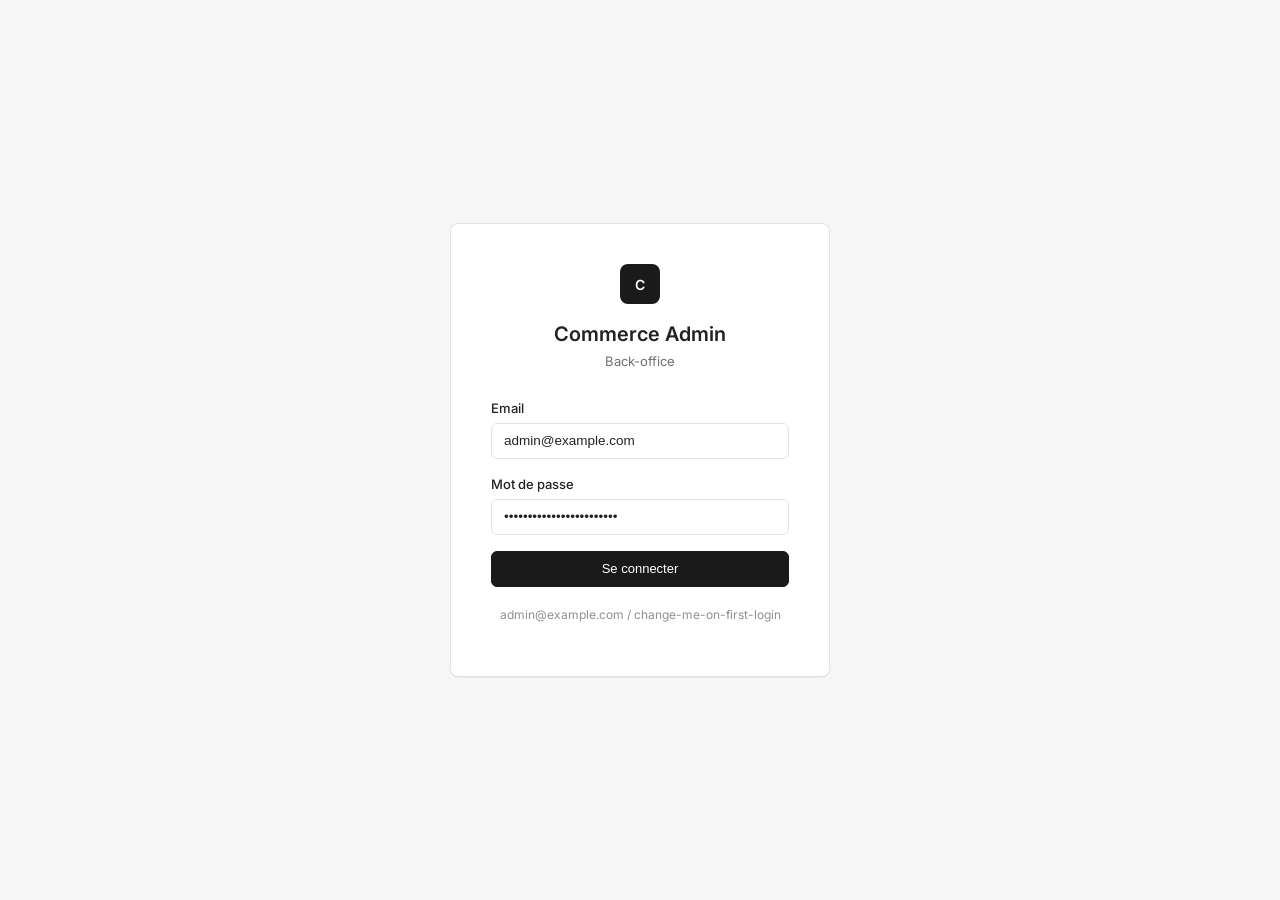
<file: add-product.html>
<!DOCTYPE html>
<html lang="fr">
<head>
  <meta charset="utf-8" />
  <title>Ajouter un produit · Commerce Admin</title>
  <link href="https://fonts.googleapis.com/css2?family=Inter:wght@400;500;600&display=swap" rel="stylesheet" />
  <link href="https://fonts.googleapis.com/css2?family=Material+Symbols+Outlined:opsz,wght,FILL,GRAD@20..48,100..700,0..1,-50..200" rel="stylesheet" />
  <link rel="stylesheet" href="premium.css" />
</head>
<body>
  <aside class="sidebar">
    <div class="sidebar-header">
      <div class="logo">C</div>
      <div><div class="sidebar-title">Commerce</div><div class="sidebar-subtitle">Admin</div></div>
    </div>
    <nav class="nav">
      <div class="nav-section">
        <div class="nav-label">Produits</div>
        <a href="products.html" class="nav-item"><span class="material-symbols-outlined icon">inventory_2</span> Liste des produits</a>
        <a href="add-product.html" class="nav-item active"><span class="material-symbols-outlined icon">add_circle</span> Ajouter un produit</a>
        <a href="categories.html" class="nav-item"><span class="material-symbols-outlined icon">category</span> Catégories</a>
        <a href="brands.html" class="nav-item"><span class="material-symbols-outlined icon">verified</span> Marques</a>
      </div>
      <div class="nav-section">
        <div class="nav-label">Commandes</div>
        <a href="orders.html" class="nav-item"><span class="material-symbols-outlined icon">receipt_long</span> Commandes</a>
        <a href="verification.html" class="nav-item"><span class="material-symbols-outlined icon">credit_score</span> Vérification paiements</a>
      </div>
      <div class="nav-section">
        <div class="nav-label">Paramètres</div>
        <a href="settings.html" class="nav-item"><span class="material-symbols-outlined icon">storefront</span> Paramètres boutique</a>
      </div>
    </nav>
  </aside>
  <div class="main">
    <header class="header">
      <div id="storeName" style="font-weight:500;">Marketplace</div>
      <button class="btn" onclick="AdminAPI.logout()">Déconnexion</button>
    </header>
    <div class="content content-center">
      <div class="page-header">
        <div>
          <h1 class="page-title">Ajouter un produit</h1>
          <div class="page-subtitle" id="hint">Champs alignés sur le backend (catégorie, marque, promo, variantes).</div>
        </div>
      </div>
      <form id="productForm" class="card" style="padding:24px;">
        <div class="mb-4">
          <label>Nom du produit</label>
          <input name="name" id="name" class="input" required />
        </div>
        <div class="mb-4">
          <label>Slug (URL)</label>
          <input name="slug" id="slug" class="input" required />
        </div>
        <div style="display:grid;grid-template-columns:1fr 1fr;gap:16px;" class="mb-4">
          <div>
            <label>Catégorie</label>
            <select name="category_id" id="categorySelect" class="input" required></select>
          </div>
          <div>
            <label>Marque (optionnel)</label>
            <select name="brand_id" id="brandSelect" class="input">
              <option value="">— Aucune —</option>
            </select>
          </div>
        </div>
        <div class="mb-4">
          <label>Description</label>
          <textarea name="description" class="input" rows="3" style="resize:vertical;"></textarea>
        </div>
        <div class="mb-4">
          <label>Images — upload ou liens</label>
          <input type="file" name="images[]" id="images" class="input" accept="image/*" multiple />
          <p style="font-size:12px;color:#666;margin-top:4px;">Uploadez des fichiers (JPG, PNG, max 5 Mo chacun). La première image devient principale.</p>
          <textarea name="image_urls" id="image_urls" class="input" rows="2" style="resize:vertical;margin-top:8px;" placeholder="Ou collez des liens, un par ligne&#10;https://exemple.com/image.jpg"></textarea>
          <p style="font-size:12px;color:#666;margin-top:4px;">Vous pouvez utiliser l’upload, les liens, ou les deux.</p>
        </div>
        <div class="mb-4">
          <label>Lien produit externe (optionnel)</label>
          <input name="external_url" id="external_url" class="input" type="url" placeholder="https://..." />
        </div>
        <div class="mb-4">
          <label style="display:flex;align-items:center;gap:8px;cursor:pointer;">
            <input type="checkbox" name="is_promo" id="is_promo" />
            En promotion
          </label>
        </div>

        <h3 style="margin:16px 0 8px;font-size:14px;">Variantes (au moins une)</h3>
        <div id="variants">
          <div class="variant-row" style="display:grid;grid-template-columns:1.2fr 1fr 100px 100px 80px;gap:8px;margin-bottom:8px;align-items:end;">
            <div>
              <label>SKU</label>
              <input class="input" name="variants[0][sku]" required />
            </div>
            <div>
              <label>Nom variante</label>
              <input class="input" name="variants[0][variant_name]" placeholder="ex. Standard" />
            </div>
            <div>
              <label>Prix</label>
              <input class="input" type="number" step="0.01" name="variants[0][price]" required />
            </div>
            <div>
              <label>Prix barré</label>
              <input class="input" type="number" step="0.01" name="variants[0][compare_at_price]" />
            </div>
            <div>
              <label>Stock</label>
              <input class="input" type="number" name="variants[0][quantity]" value="0" />
            </div>
          </div>
        </div>
        <button type="button" class="btn" id="addVariant" style="margin-bottom:16px;">+ Variante</button>

        <div class="mb-6">
          <div style="font-weight:600;margin-bottom:8px;">Caractéristiques</div>
          <div id="attributes" class="text-secondary" style="font-size:13px;">Chargement...</div>
        </div>
        <div class="flex gap-2" style="padding-top:8px;">
          <a href="products.html" class="btn">Annuler</a>
          <button type="submit" class="btn btn-primary">Enregistrer (brouillon)</button>
        </div>
        <p id="error" style="color:#c00;margin-top:12px;display:none;"></p>
      </form>
    </div>
  </div>
  <script src="scripts/api.js"></script>
  <script src="scripts/app.js"></script>
  <script src="scripts/add-product.js"></script>
</body>
</html>
</file>
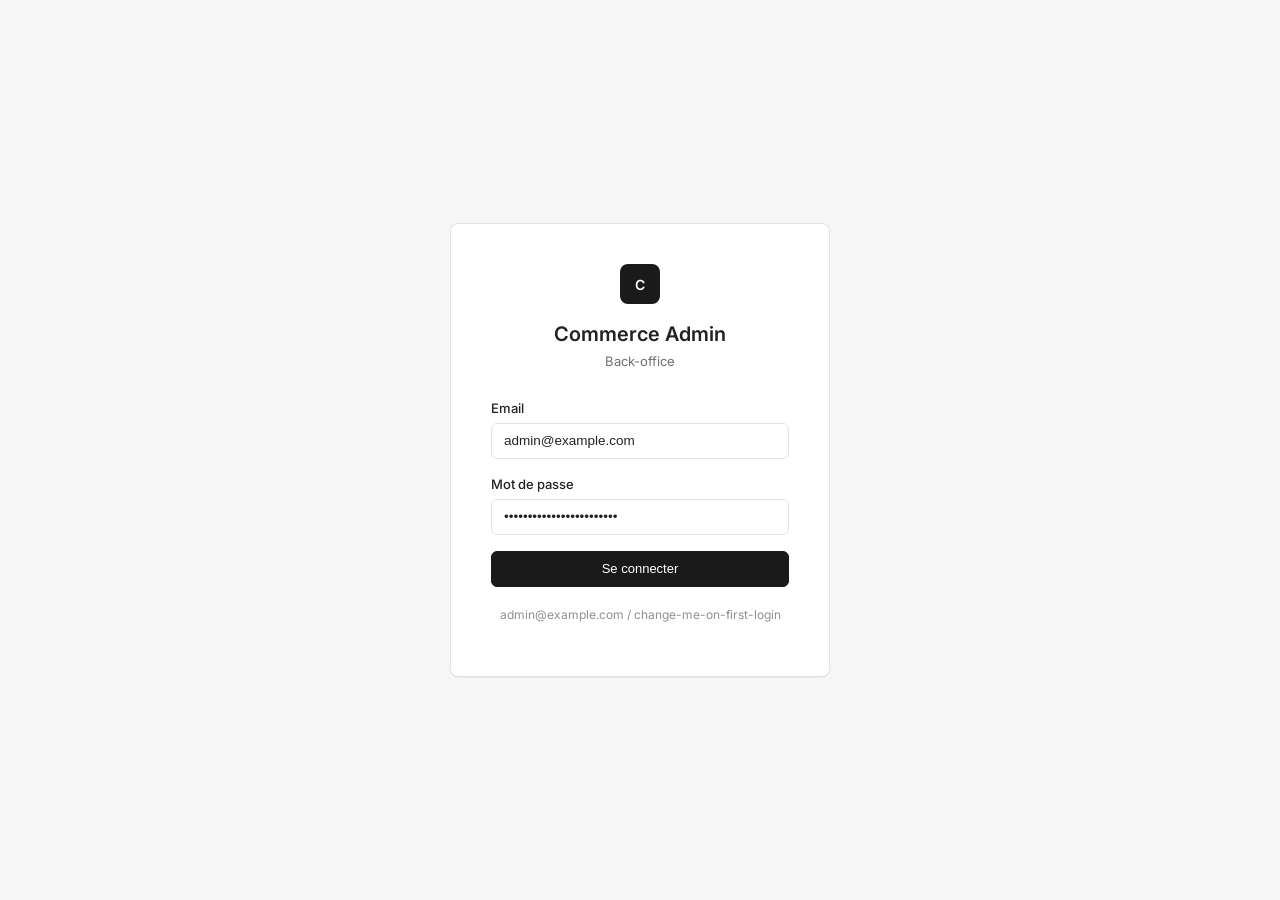
<file: attributes.html>
<!DOCTYPE html>
<html lang="fr">
<head>
  <meta charset="utf-8" />
  <title>Caractéristiques · Commerce Admin</title>
  <link href="https://fonts.googleapis.com/css2?family=Inter:wght@400;500;600&display=swap" rel="stylesheet" />
  <link href="https://fonts.googleapis.com/css2?family=Material+Symbols+Outlined:opsz,wght,FILL,GRAD@20..48,100..700,0..1,-50..200" rel="stylesheet" />
  <link rel="stylesheet" href="premium.css" />
</head>
<body>
  <aside class="sidebar">
    <div class="sidebar-header">
      <div class="logo">C</div>
      <div><div class="sidebar-title">Commerce</div><div class="sidebar-subtitle">Admin</div></div>
    </div>
    <nav class="nav">
      <div class="nav-section">
        <div class="nav-label">Produits</div>
        <a href="products.html" class="nav-item"><span class="material-symbols-outlined icon">inventory_2</span> Liste des produits</a>
        <a href="add-product.html" class="nav-item"><span class="material-symbols-outlined icon">add_circle</span> Ajouter un produit</a>
        <a href="attributes.html" class="nav-item active"><span class="material-symbols-outlined icon">tune</span> Caractéristiques</a>
        <a href="categories.html" class="nav-item"><span class="material-symbols-outlined icon">category</span> Catégories</a>
        <a href="brands.html" class="nav-item"><span class="material-symbols-outlined icon">verified</span> Marques</a>
      </div>
    </nav>
  </aside>
  <div class="main">
    <header class="header">
      <div id="storeName" style="font-weight:500;">Marketplace</div>
      <button class="btn" onclick="AdminAPI.logout()">Déconnexion</button>
    </header>
    <div class="content" style="padding:28px 32px 80px;">
      <div class="page-header">
        <div>
          <h1 class="page-title">Caractéristiques</h1>
          <div class="page-subtitle">Définissez les specs qui apparaissent sur la fiche produit</div>
        </div>
        <button class="btn btn-primary" onclick="openForm()">Nouvelle caractéristique</button>
      </div>

      <div class="card" id="formCard" style="display:none;padding:20px;margin-bottom:16px;max-width:640px;">
        <form id="attrForm">
          <div style="display:grid;grid-template-columns:1fr 1fr;gap:12px;" class="mb-4">
            <div>
              <label>Code</label>
              <input name="code" id="attrCode" class="input" required placeholder="puissance" />
            </div>
            <div>
              <label>Libellé</label>
              <input name="label" id="attrLabel" class="input" required placeholder="Puissance" />
            </div>
          </div>
          <div class="mb-4">
            <label>Type</label>
            <select name="data_type" class="input">
              <option value="text">Texte</option>
              <option value="integer">Nombre entier</option>
              <option value="decimal">Décimal</option>
              <option value="boolean">Oui/Non</option>
            </select>
          </div>
          <label style="display:flex;align-items:center;gap:8px;margin-bottom:12px;">
            <input type="checkbox" name="is_filterable" /> Filtrable en boutique
          </label>
          <div class="flex gap-2">
            <button type="button" class="btn" onclick="closeForm()">Annuler</button>
            <button type="submit" class="btn btn-primary">Enregistrer</button>
          </div>
          <p id="formError" style="color:#c00;margin-top:8px;display:none;"></p>
        </form>
      </div>

      <div class="card" style="max-width:880px;">
        <table>
          <thead>
            <tr><th>Libellé</th><th>Code</th><th>Type</th><th>Filtrable</th></tr>
          </thead>
          <tbody id="list"></tbody>
        </table>
      </div>
    </div>
  </div>
  <script src="scripts/api.js"></script>
  <script src="scripts/app.js"></script>
  <script src="scripts/attributes.js"></script>
</body>
</html>
</file>
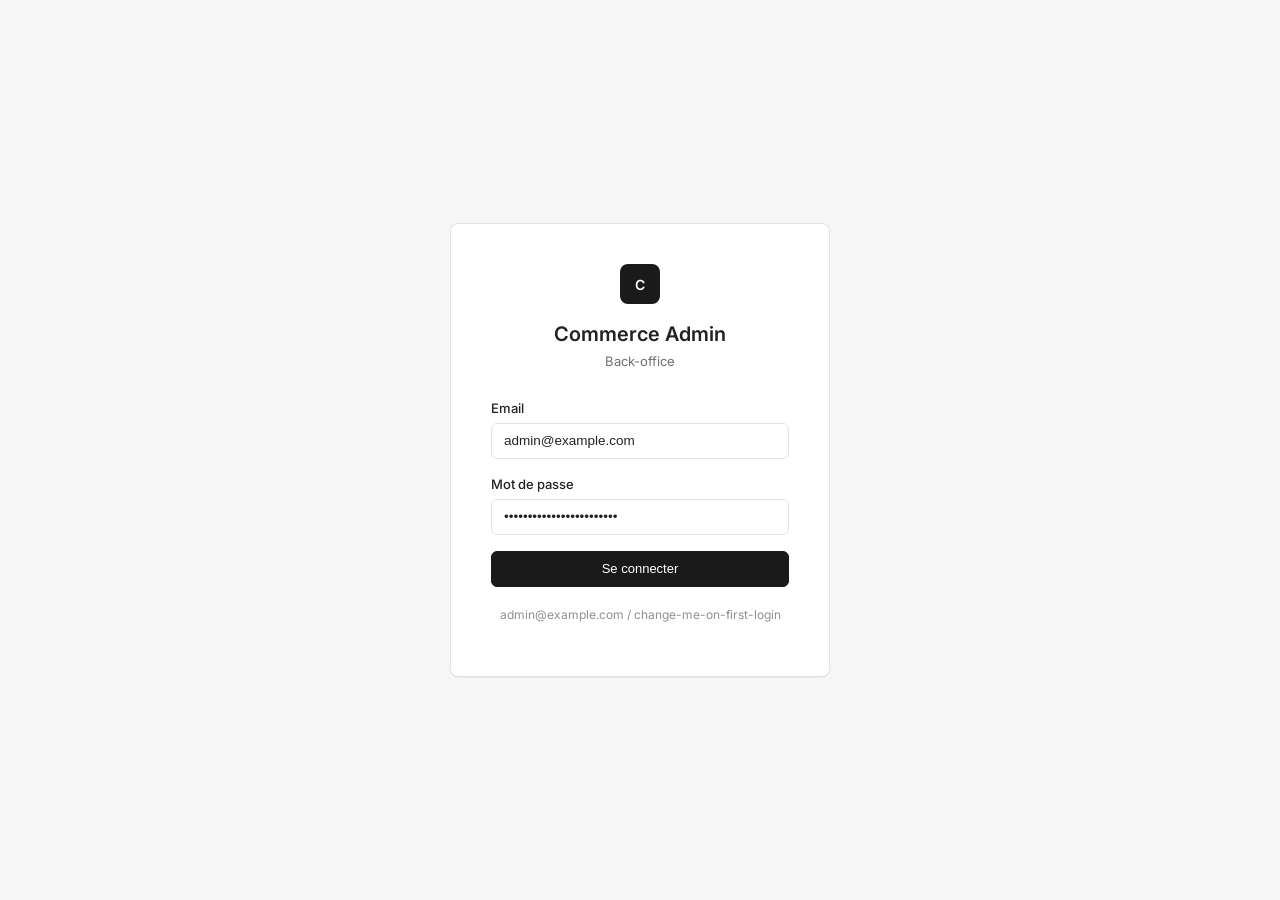
<file: brands.html>
<!DOCTYPE html>
<html lang="fr">
<head>
  <meta charset="utf-8" />
  <title>Marques · Commerce Admin</title>
  <link href="https://fonts.googleapis.com/css2?family=Inter:wght@400;500;600&display=swap" rel="stylesheet" />
  <link href="https://fonts.googleapis.com/css2?family=Material+Symbols+Outlined:opsz,wght,FILL,GRAD@20..48,100..700,0..1,-50..200" rel="stylesheet" />
  <link rel="stylesheet" href="premium.css" />
</head>
<body>
  <aside class="sidebar">
    <div class="sidebar-header">
      <div class="logo">C</div>
      <div><div class="sidebar-title">Commerce</div><div class="sidebar-subtitle">Admin</div></div>
    </div>
    <nav class="nav">
      <div class="nav-section">
        <div class="nav-label">Produits</div>
        <a href="products.html" class="nav-item"><span class="material-symbols-outlined icon">inventory_2</span> Liste des produits</a>
        <a href="add-product.html" class="nav-item"><span class="material-symbols-outlined icon">add_circle</span> Ajouter un produit</a>
        <a href="categories.html" class="nav-item"><span class="material-symbols-outlined icon">category</span> Catégories</a>
        <a href="brands.html" class="nav-item active"><span class="material-symbols-outlined icon">verified</span> Marques</a>
      </div>
      <div class="nav-section">
        <div class="nav-label">Commandes</div>
        <a href="orders.html" class="nav-item"><span class="material-symbols-outlined icon">receipt_long</span> Commandes</a>
        <a href="verification.html" class="nav-item"><span class="material-symbols-outlined icon">credit_score</span> Vérification paiements</a>
      </div>
    </nav>
  </aside>
  <div class="main">
    <header class="header">
      <div id="storeName" style="font-weight:500;">Marketplace</div>
      <button class="btn" onclick="AdminAPI.logout()">Déconnexion</button>
    </header>
    <div class="content content-center">
      <div class="page-header">
        <div>
          <h1 class="page-title">Marques</h1>
          <div class="page-subtitle" id="count">0 marques</div>
        </div>
        <button class="btn btn-primary" onclick="openForm()">Nouvelle marque</button>
      </div>

      <div class="card" id="formCard" style="display:none;padding:20px;margin-bottom:16px;">
        <form id="brandForm">
          <div style="display:grid;grid-template-columns:1fr 1fr;gap:12px;" class="mb-4">
            <div>
              <label>Nom</label>
              <input name="name" id="brandName" class="input" required />
            </div>
            <div>
              <label>Slug</label>
              <input name="slug" id="brandSlug" class="input" required />
            </div>
          </div>
          <label style="display:flex;align-items:center;gap:8px;margin-bottom:12px;">
            <input type="checkbox" name="is_active" checked /> Active
          </label>
          <div class="flex gap-2">
            <button type="button" class="btn" onclick="closeForm()">Annuler</button>
            <button type="submit" class="btn btn-primary">Enregistrer</button>
          </div>
          <p id="formError" style="color:#c00;margin-top:8px;display:none;"></p>
        </form>
      </div>

      <div class="card">
        <table>
          <thead>
            <tr>
              <th>Nom</th>
              <th>Slug</th>
              <th>Statut</th>
              <th style="width:100px;"></th>
            </tr>
          </thead>
          <tbody id="list"></tbody>
        </table>
      </div>
    </div>
  </div>
  <script src="scripts/api.js"></script>
  <script src="scripts/app.js"></script>
  <script src="scripts/brands.js"></script>
</body>
</html>
</file>
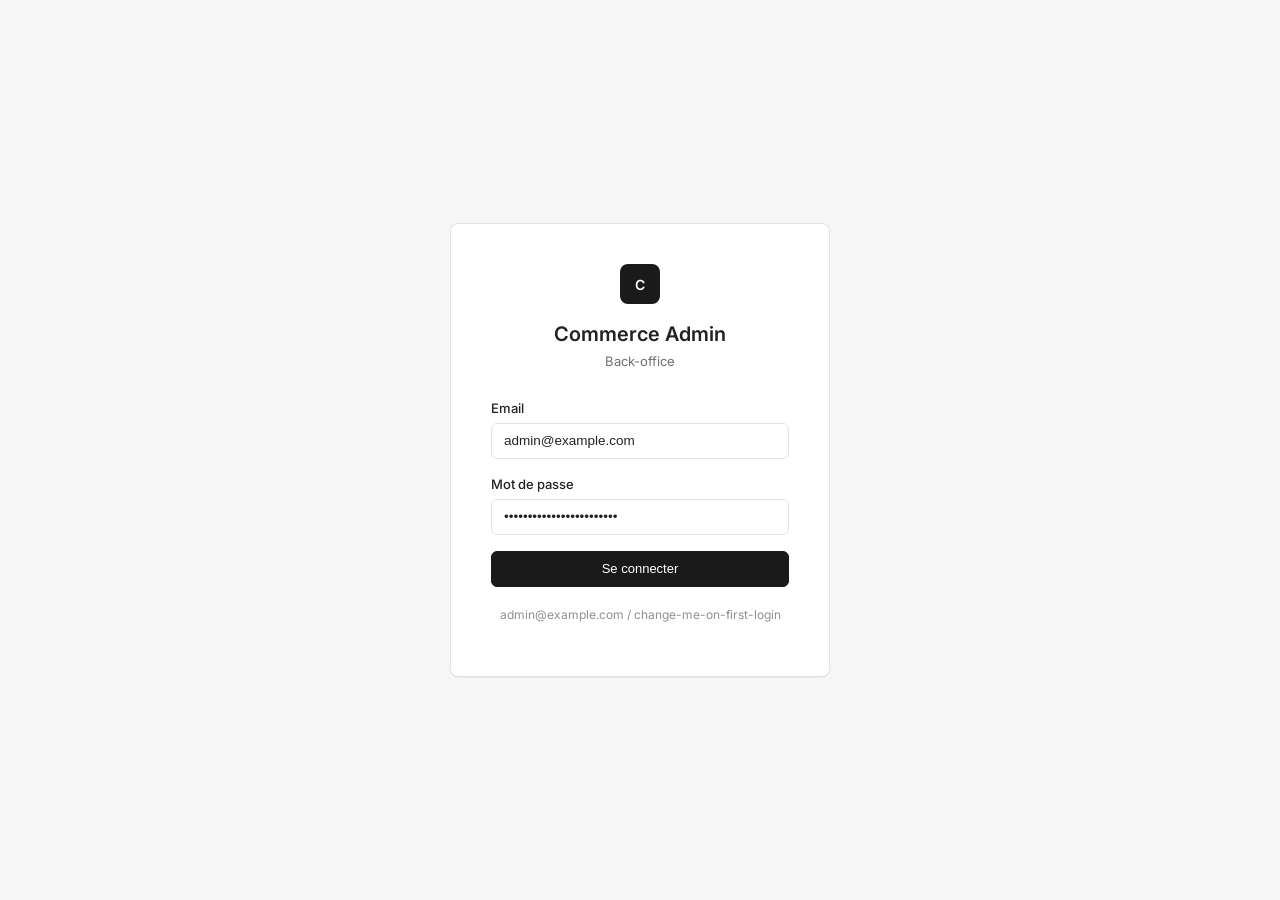
<file: categories.html>
<!DOCTYPE html>
<html lang="fr">
<head>
  <meta charset="utf-8" />
  <title>Catégories · Commerce Admin</title>
  <link href="https://fonts.googleapis.com/css2?family=Inter:wght@400;500;600&display=swap" rel="stylesheet" />
  <link href="https://fonts.googleapis.com/css2?family=Material+Symbols+Outlined:opsz,wght,FILL,GRAD@20..48,100..700,0..1,-50..200" rel="stylesheet" />
  <link rel="stylesheet" href="premium.css" />
</head>
<body>
  <aside class="sidebar">
    <div class="sidebar-header">
      <div class="logo">C</div>
      <div><div class="sidebar-title">Commerce</div><div class="sidebar-subtitle">Admin</div></div>
    </div>
    <nav class="nav">
      <div class="nav-section">
        <div class="nav-label">Produits</div>
        <a href="products.html" class="nav-item"><span class="material-symbols-outlined icon">inventory_2</span> Liste des produits</a>
        <a href="add-product.html" class="nav-item"><span class="material-symbols-outlined icon">add_circle</span> Ajouter un produit</a>
        <a href="categories.html" class="nav-item active"><span class="material-symbols-outlined icon">category</span> Catégories</a>
        <a href="brands.html" class="nav-item"><span class="material-symbols-outlined icon">verified</span> Marques</a>
      </div>
      <div class="nav-section">
        <div class="nav-label">Commandes</div>
        <a href="orders.html" class="nav-item"><span class="material-symbols-outlined icon">receipt_long</span> Commandes</a>
        <a href="verification.html" class="nav-item"><span class="material-symbols-outlined icon">credit_score</span> Vérification paiements</a>
      </div>
    </nav>
  </aside>
  <div class="main">
    <header class="header">
      <div id="storeName" style="font-weight:500;">Marketplace</div>
      <button class="btn" onclick="AdminAPI.logout()">Déconnexion</button>
    </header>
    <div class="content content-center">
      <div class="page-header">
        <div>
          <h1 class="page-title">Catégories</h1>
          <div class="page-subtitle" id="count">0 catégories</div>
        </div>
        <button class="btn btn-primary" onclick="openForm()">Nouvelle catégorie</button>
      </div>

      <div class="card" id="formCard" style="display:none;padding:20px;margin-bottom:16px;">
        <form id="catForm">
          <div style="display:grid;grid-template-columns:1fr 1fr;gap:12px;" class="mb-4">
            <div>
              <label>Nom</label>
              <input name="name" id="catName" class="input" required />
            </div>
            <div>
              <label>Slug</label>
              <input name="slug" id="catSlug" class="input" required />
            </div>
          </div>
          <div class="mb-4">
            <label>Catégorie parente (optionnel)</label>
            <select name="parent_id" id="parentSelect" class="input">
              <option value="">— Aucune —</option>
            </select>
          </div>
          <div class="mb-4">
            <label>Description</label>
            <textarea name="description" class="input" rows="2"></textarea>
          </div>
          <label style="display:flex;align-items:center;gap:8px;margin-bottom:12px;">
            <input type="checkbox" name="is_active" checked /> Active
          </label>
          <div class="flex gap-2">
            <button type="button" class="btn" onclick="closeForm()">Annuler</button>
            <button type="submit" class="btn btn-primary">Enregistrer</button>
          </div>
          <p id="formError" style="color:#c00;margin-top:8px;display:none;"></p>
        </form>
      </div>

      <div class="card">
        <table>
          <thead>
            <tr>
              <th>Nom</th>
              <th>Slug</th>
              <th>Parente</th>
              <th>Statut</th>
              <th style="width:100px;"></th>
            </tr>
          </thead>
          <tbody id="list"></tbody>
        </table>
      </div>
    </div>
  </div>
  <script src="scripts/api.js"></script>
  <script src="scripts/app.js"></script>
  <script src="scripts/categories.js"></script>
</body>
</html>
</file>
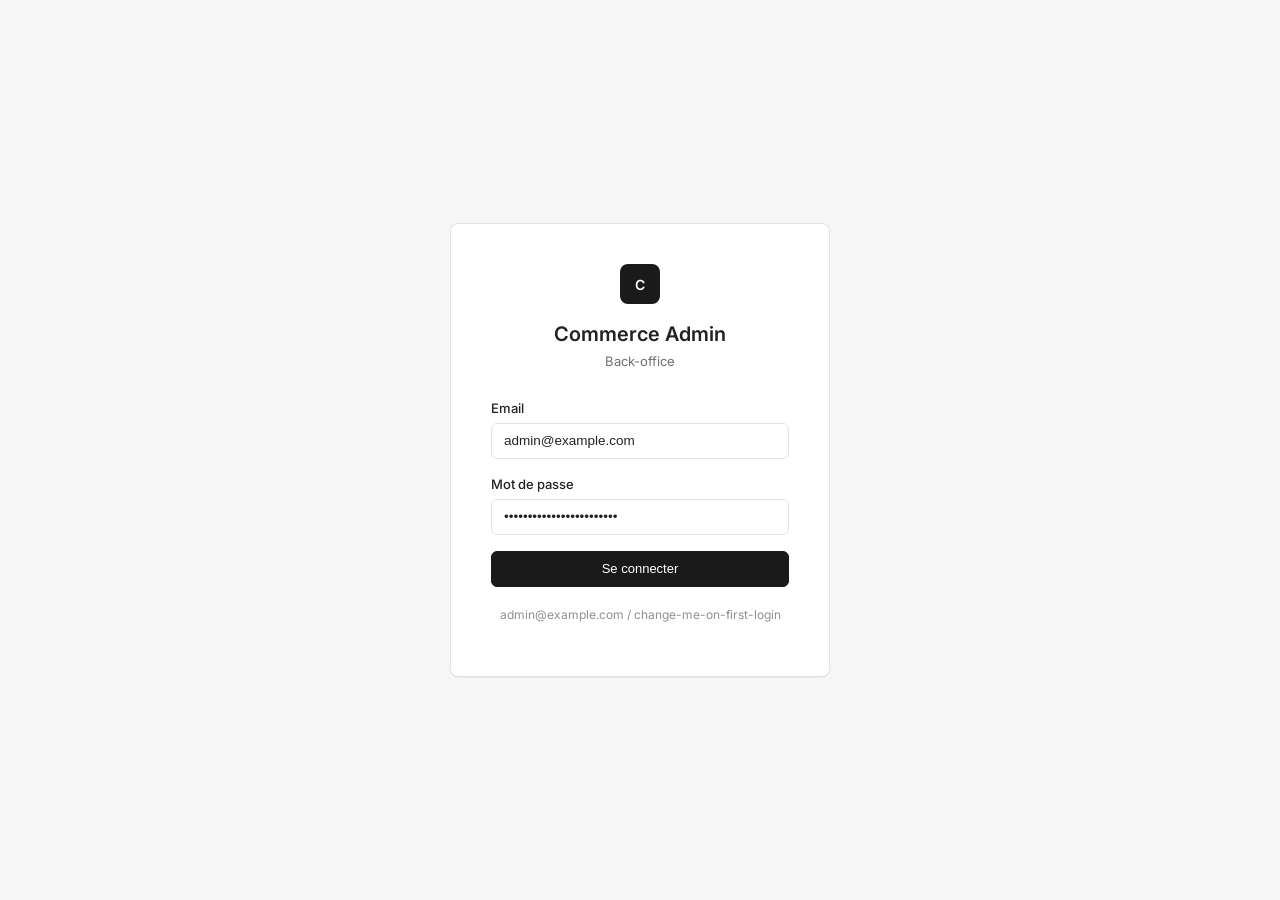
<file: import.html>
<!DOCTYPE html>
<html lang="fr">
<head>
  <meta charset="utf-8" />
  <title>Import produits · Commerce Admin</title>
  <link href="https://fonts.googleapis.com/css2?family=Inter:wght@400;500;600&display=swap" rel="stylesheet" />
  <link href="https://fonts.googleapis.com/css2?family=Material+Symbols+Outlined:opsz,wght,FILL,GRAD@20..48,100..700,0..1,-50..200" rel="stylesheet" />
  <link rel="stylesheet" href="premium.css" />
</head>
<body>
  <aside class="sidebar">
    <div class="sidebar-header">
      <div class="logo">C</div>
      <div><div class="sidebar-title">Commerce</div><div class="sidebar-subtitle">Admin</div></div>
    </div>
    <nav class="nav">
      <div class="nav-section">
        <div class="nav-label">Produits</div>
        <a href="products.html" class="nav-item"><span class="material-symbols-outlined icon">inventory_2</span> Liste des produits</a>
        <a href="add-product.html" class="nav-item"><span class="material-symbols-outlined icon">add_circle</span> Ajouter un produit</a>
        <a href="import.html" class="nav-item active"><span class="material-symbols-outlined icon">upload_file</span> Importer</a>
        <a href="categories.html" class="nav-item"><span class="material-symbols-outlined icon">category</span> Catégories</a>
        <a href="brands.html" class="nav-item"><span class="material-symbols-outlined icon">verified</span> Marques</a>
      </div>
    </nav>
  </aside>
  <div class="main">
    <header class="header">
      <div id="storeName" style="font-weight:500;">Marketplace</div>
      <button class="btn" onclick="AdminAPI.logout()">Déconnexion</button>
    </header>
    <div class="content content-center">
      <div class="page-header">
        <div>
          <h1 class="page-title">Importer des produits</h1>
          <div class="page-subtitle">Téléchargez le modèle, remplissez-le, puis importez.</div>
        </div>
      </div>

      <div class="card" style="padding:20px;margin-bottom:16px;">
        <div style="font-weight:600;margin-bottom:12px;">1. Télécharger le modèle</div>
        <button class="btn" onclick="downloadTemplate()">Télécharger le CSV modèle</button>
      </div>

      <div class="card" style="padding:20px;margin-bottom:16px;">
        <div style="font-weight:600;margin-bottom:12px;">2. Importer un fichier</div>
        <form id="importForm">
          <div class="mb-4">
            <label>Fichier CSV / XLSX</label>
            <input type="file" name="data_file" accept=".csv,.txt,.xlsx" class="input" required />
          </div>
          <div class="mb-4">
            <label>Archive images (ZIP, optionnel)</label>
            <input type="file" name="image_archive" accept=".zip" class="input" />
          </div>
          <button type="submit" class="btn btn-primary">Lancer l'import</button>
        </form>
        <p id="msg" style="margin-top:12px;font-size:13px;display:none;"></p>
      </div>

      <div class="card" id="jobCard" style="display:none;padding:20px;">
        <div style="font-weight:600;margin-bottom:12px;">3. Statut</div>
        <div id="jobInfo" style="font-size:13.5px;line-height:1.7;"></div>
        <button class="btn btn-primary" id="btnConfirm" style="margin-top:12px;display:none;">Confirmer l'import</button>
      </div>
    </div>
  </div>
  <script src="scripts/api.js"></script>
  <script src="scripts/app.js"></script>
  <script src="scripts/import.js"></script>
</body>
</html>
</file>
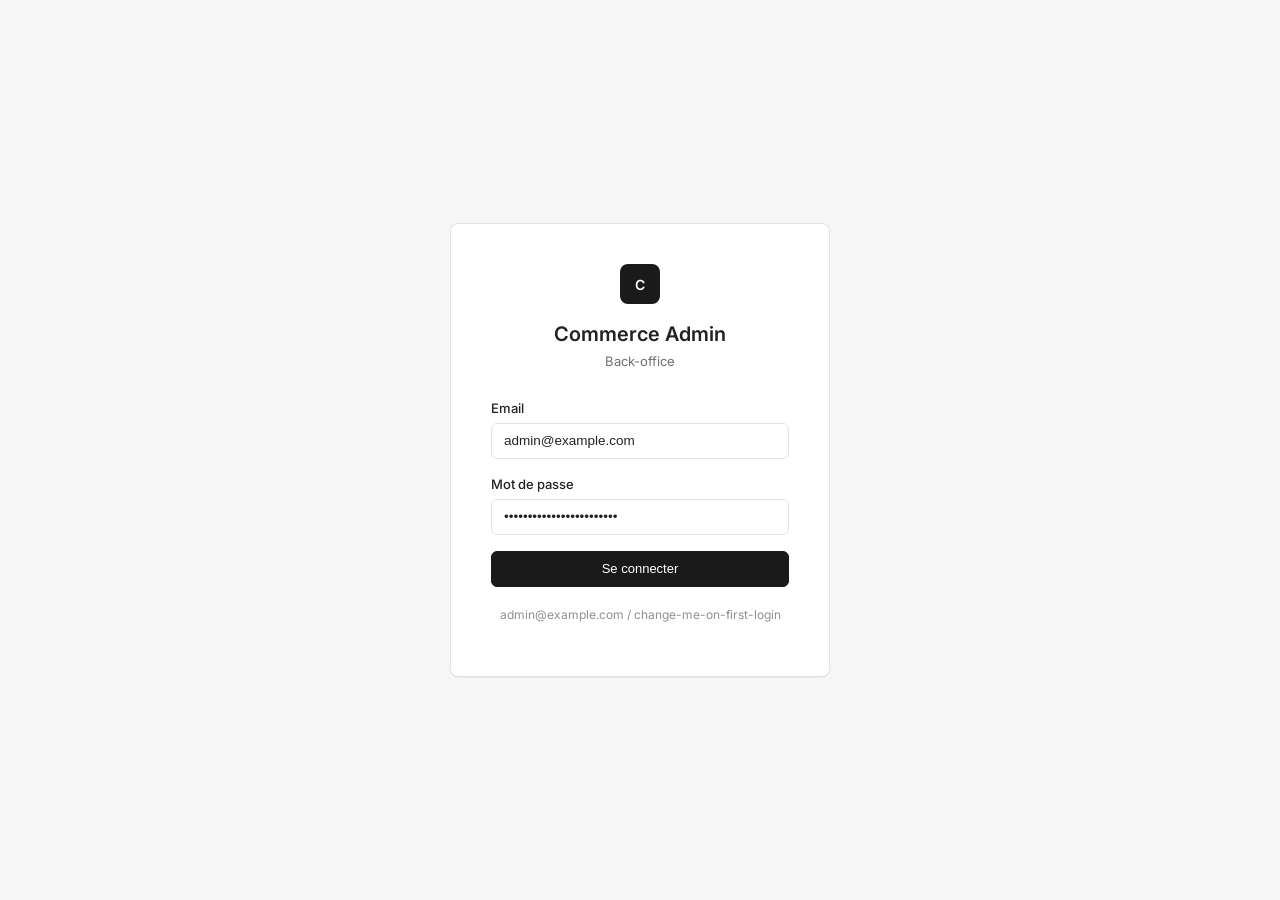
<file: login.html>
<!DOCTYPE html>
<html lang="fr">
<head>
  <meta charset="utf-8" />
  <title>Connexion · Commerce Admin</title>
  <link href="https://fonts.googleapis.com/css2?family=Inter:wght@400;500;600&display=swap" rel="stylesheet" />
  <link rel="stylesheet" href="premium.css" />
  <style>
    body { display: flex; align-items: center; justify-content: center; min-height: 100vh; }
    .login-card { width: 380px; padding: 40px; }
    .login-logo { width: 40px; height: 40px; background: #1a1a1a; border-radius: 8px; display: flex; align-items: center; justify-content: center; color: white; font-weight: 600; margin: 0 auto 16px; }
  </style>
</head>
<body>
  <div class="card login-card">
    <div class="login-logo">C</div>
    <h1 style="text-align:center;font-size:20px;font-weight:600;margin:0 0 4px;">Commerce Admin</h1>
    <p style="text-align:center;color:var(--text-secondary);font-size:13px;margin:0 0 28px;">Back-office</p>
    <form id="loginForm">
      <div class="mb-4">
        <label>Email</label>
        <input id="email" class="input" type="email" value="admin@example.com" required />
      </div>
      <div class="mb-4">
        <label>Mot de passe</label>
        <input id="password" type="password" class="input" value="change-me-on-first-login" required />
      </div>
      <button type="submit" class="btn btn-primary" style="width:100%;height:36px;justify-content:center;">Se connecter</button>
    </form>
    <p id="error" style="text-align:center;font-size:12px;color:#c00;margin-top:12px;display:none;"></p>
    <p style="text-align:center;font-size:12px;color:var(--text-tertiary);margin-top:20px;">admin@example.com / change-me-on-first-login</p>
  </div>
  <script src="scripts/api.js"></script>
  <script src="scripts/login.js"></script>
</body>
</html>
</file>
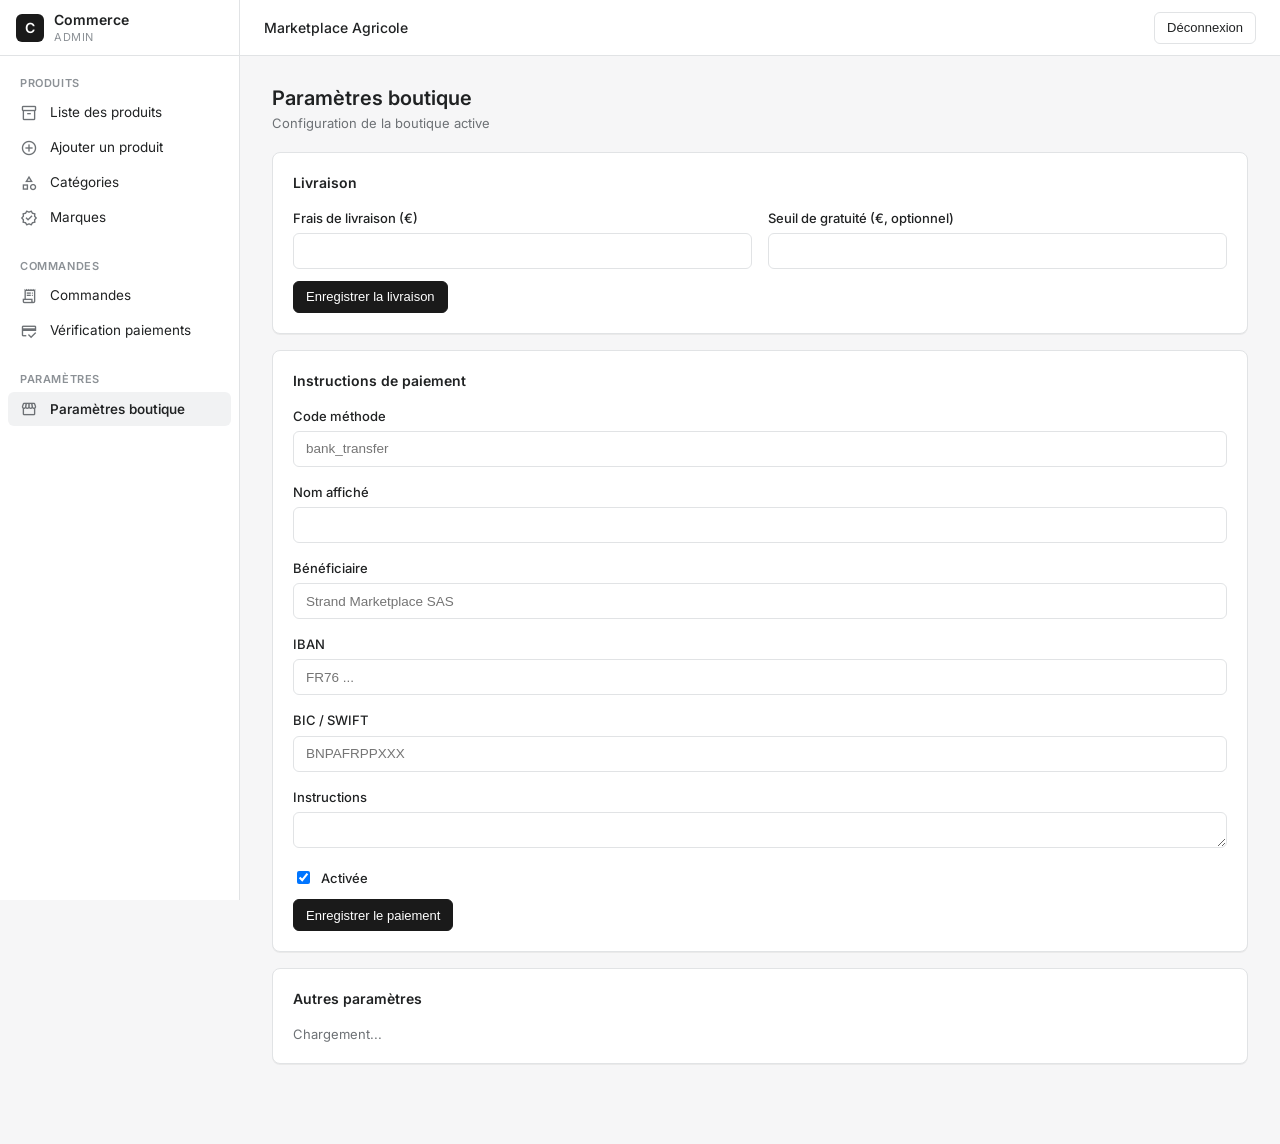
<file: settings.html>
<!DOCTYPE html>
<html lang="fr">
<head>
  <meta charset="utf-8" />
  <title>Paramètres boutique · Commerce Admin</title>
  <link href="https://fonts.googleapis.com/css2?family=Inter:wght@400;500;600&display=swap" rel="stylesheet" />
  <link href="https://fonts.googleapis.com/css2?family=Material+Symbols+Outlined:opsz,wght,FILL,GRAD@20..48,100..700,0..1,-50..200" rel="stylesheet" />
  <link rel="stylesheet" href="premium.css" />
</head>
<body>
  <aside class="sidebar">
    <div class="sidebar-header">
      <div class="logo">C</div>
      <div><div class="sidebar-title">Commerce</div><div class="sidebar-subtitle">Admin</div></div>
    </div>
    <nav class="nav">
      <div class="nav-section">
        <div class="nav-label">Produits</div>
        <a href="products.html" class="nav-item"><span class="material-symbols-outlined icon">inventory_2</span> Liste des produits</a>
        <a href="add-product.html" class="nav-item"><span class="material-symbols-outlined icon">add_circle</span> Ajouter un produit</a>
        <a href="categories.html" class="nav-item"><span class="material-symbols-outlined icon">category</span> Catégories</a>
        <a href="brands.html" class="nav-item"><span class="material-symbols-outlined icon">verified</span> Marques</a>
      </div>
      <div class="nav-section">
        <div class="nav-label">Commandes</div>
        <a href="orders.html" class="nav-item"><span class="material-symbols-outlined icon">receipt_long</span> Commandes</a>
        <a href="verification.html" class="nav-item"><span class="material-symbols-outlined icon">credit_score</span> Vérification paiements</a>
      </div>
      <div class="nav-section">
        <div class="nav-label">Paramètres</div>
        <a href="settings.html" class="nav-item active"><span class="material-symbols-outlined icon">storefront</span> Paramètres boutique</a>
      </div>
    </nav>
  </aside>
  <div class="main">
    <header class="header">
      <div id="storeName" style="font-weight:500;">Marketplace</div>
      <button class="btn" onclick="AdminAPI.logout()">Déconnexion</button>
    </header>
    <div class="content content-center">
      <div class="page-header">
        <div>
          <h1 class="page-title">Paramètres boutique</h1>
          <div class="page-subtitle" id="hint">Configuration de la boutique active</div>
        </div>
      </div>

      <!-- Delivery -->
      <div class="card" style="padding:20px;margin-bottom:16px;">
        <div style="font-weight:600;margin-bottom:16px;">Livraison</div>
        <form id="deliveryForm">
          <div style="display:grid;grid-template-columns:1fr 1fr;gap:16px;">
            <div>
              <label>Frais de livraison (€)</label>
              <input class="input" type="number" step="0.01" name="amount" id="deliveryAmount" required />
            </div>
            <div>
              <label>Seuil de gratuité (€, optionnel)</label>
              <input class="input" type="number" step="0.01" name="free_threshold" id="deliveryThreshold" />
            </div>
          </div>
          <div class="flex gap-2" style="margin-top:12px;">
            <button type="submit" class="btn btn-primary">Enregistrer la livraison</button>
          </div>
          <p id="deliveryMsg" style="margin-top:8px;font-size:13px;display:none;"></p>
        </form>
      </div>

      <!-- Payment instructions -->
      <div class="card" style="padding:20px;margin-bottom:16px;">
        <div style="font-weight:600;margin-bottom:16px;">Instructions de paiement</div>
        <form id="paymentForm">
          <div class="mb-4">
            <label>Code méthode</label>
            <input class="input" name="payment_method_code" id="payCode" placeholder="bank_transfer" required />
          </div>
          <div class="mb-4">
            <label>Nom affiché</label>
            <input class="input" name="display_name" id="payName" required />
          </div>
          <div class="mb-4">
            <label>Bénéficiaire</label>
            <input class="input" name="beneficiary" id="payBeneficiary" placeholder="Strand Marketplace SAS" />
          </div>
          <div class="mb-4">
            <label>IBAN</label>
            <input class="input" name="iban" id="payIban" placeholder="FR76 ..." />
          </div>
          <div class="mb-4">
            <label>BIC / SWIFT</label>
            <input class="input" name="bic" id="payBic" placeholder="BNPAFRPPXXX" />
          </div>
          <div class="mb-4">
            <label>Instructions</label>
            <textarea class="input" name="instructions" id="payInstructions" rows="3"></textarea>
          </div>
          <label style="display:flex;align-items:center;gap:8px;margin-bottom:12px;">
            <input type="checkbox" name="is_enabled" id="payEnabled" checked /> Activée
          </label>
          <button type="submit" class="btn btn-primary">Enregistrer le paiement</button>
          <p id="paymentMsg" style="margin-top:8px;font-size:13px;display:none;"></p>
        </form>
      </div>

      <!-- Generic store settings -->
      <div class="card" style="padding:20px;">
        <div style="font-weight:600;margin-bottom:16px;">Autres paramètres</div>
        <div id="settingsList" class="text-secondary" style="font-size:13px;">Chargement...</div>
      </div>
    </div>
  </div>
  <script src="scripts/api.js"></script>
  <script src="scripts/app.js"></script>
  <script src="scripts/settings.js"></script>
</body>
</html>
</file>
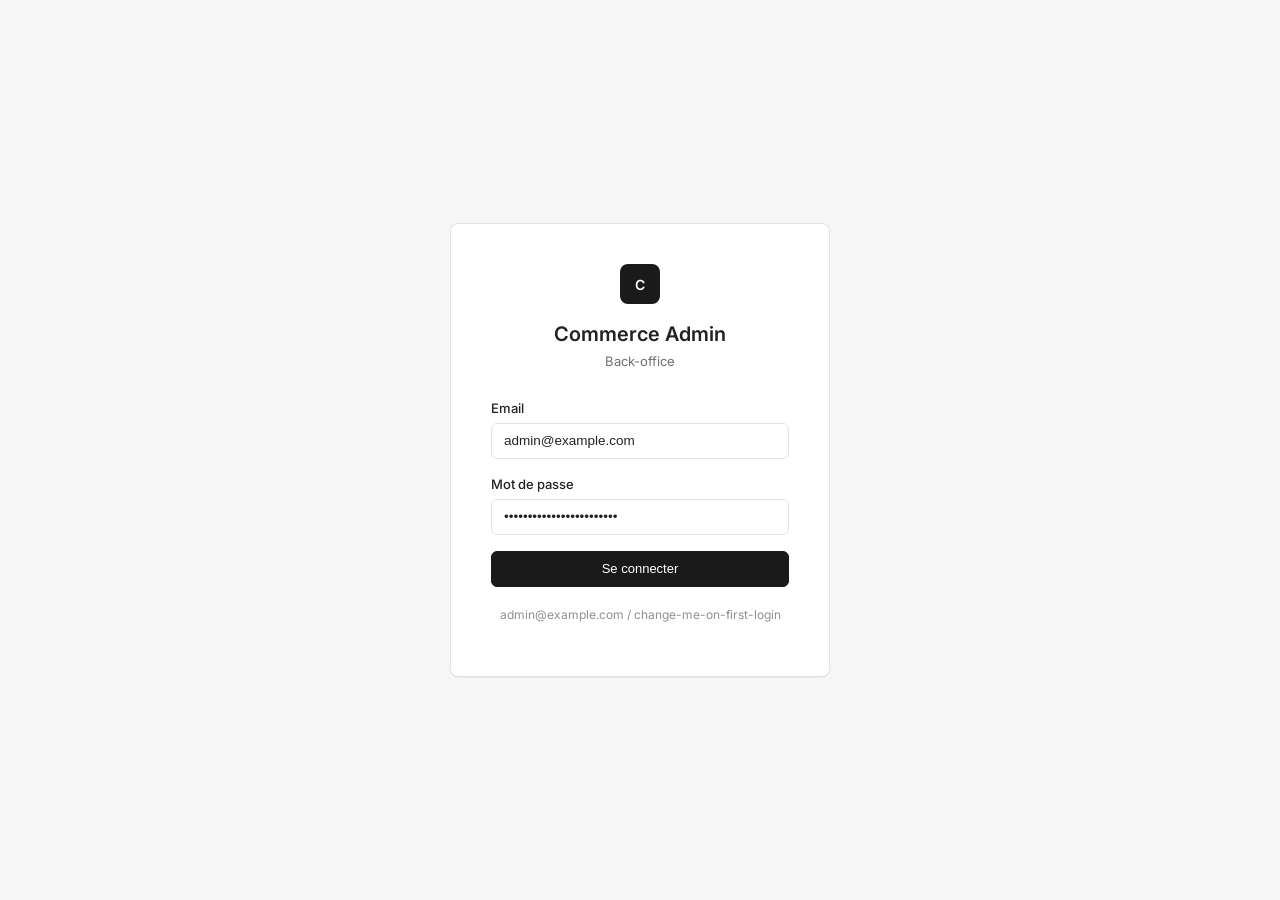
<file: verification.html>
<!DOCTYPE html>
<html lang="fr">
<head>
  <meta charset="utf-8" />
  <title>Vérification paiements · Commerce Admin</title>
  <link href="https://fonts.googleapis.com/css2?family=Inter:wght@400;500;600&display=swap" rel="stylesheet" />
  <link href="https://fonts.googleapis.com/css2?family=Material+Symbols+Outlined:opsz,wght,FILL,GRAD@20..48,100..700,0..1,-50..200" rel="stylesheet" />
  <link rel="stylesheet" href="premium.css" />
</head>
<body>
  <aside class="sidebar">
    <div class="sidebar-header">
      <div class="logo">C</div>
      <div><div class="sidebar-title">Commerce</div><div class="sidebar-subtitle">Admin</div></div>
    </div>
    <nav class="nav">
      <div class="nav-section">
        <div class="nav-label">Produits</div>
        <a href="products.html" class="nav-item"><span class="material-symbols-outlined icon">inventory_2</span> Liste des produits</a>
        <a href="add-product.html" class="nav-item"><span class="material-symbols-outlined icon">add_circle</span> Ajouter un produit</a>
      </div>
      <div class="nav-section">
        <div class="nav-label">Commandes</div>
        <a href="orders.html" class="nav-item"><span class="material-symbols-outlined icon">receipt_long</span> Commandes</a>
        <a href="verification.html" class="nav-item active"><span class="material-symbols-outlined icon">credit_score</span> Vérification paiements</a>
      </div>
    </nav>
  </aside>
  <div class="main">
    <header class="header">
      <div id="storeName" style="font-weight:500;">Marketplace</div>
      <button class="btn" onclick="AdminAPI.logout()">Déconnexion</button>
    </header>
    <div class="content" style="max-width:960px;">
      <div class="page-header">
        <div>
          <h1 class="page-title">Vérification des paiements</h1>
          <div class="page-subtitle" id="count">0 paiements</div>
        </div>
      </div>

      <div class="card">
        <table>
          <thead>
            <tr>
              <th>Commande</th>
              <th>Montant</th>
              <th>Méthode</th>
              <th>Statut</th>
              <th>Soumis le</th>
              <th style="width:180px;"></th>
            </tr>
          </thead>
          <tbody id="list"></tbody>
        </table>
      </div>

      <div class="card" id="detailCard" style="display:none;padding:24px;margin-top:20px;">
        <div style="display:flex;justify-content:space-between;align-items:flex-start;margin-bottom:16px;">
          <h3 style="margin:0;font-size:16px;font-weight:600;" id="detailTitle">Détail du paiement</h3>
        </div>
        <div id="detailBody" style="font-size:13.5px;line-height:1.8;background:#fafbfb;border-radius:8px;padding:16px;margin-bottom:16px;"></div>
        <div id="proofs" style="margin-bottom:16px;"></div>
        <div style="display:flex;gap:8px;flex-wrap:wrap;">
          <button class="btn btn-primary" id="btnVerify">Valider le paiement</button>
          <button class="btn btn-critical" id="btnReject">Rejeter</button>
        </div>
        <div id="rejectBox" style="display:none;margin-top:16px;padding-top:16px;border-top:1px solid var(--border);">
          <label style="display:block;font-size:12px;font-weight:500;margin-bottom:6px;color:var(--text-secondary);">Motif du rejet</label>
          <textarea id="rejectReason" class="input" rows="3" placeholder="Indiquez la raison du rejet…" style="width:100%;resize:vertical;"></textarea>
          <button class="btn" id="btnConfirmReject" style="margin-top:10px;">Confirmer le rejet</button>
        </div>
        <p id="detailError" style="color:var(--critical);margin-top:12px;display:none;font-size:13px;"></p>
      </div>
    </div>
  </div>
  <script src="scripts/api.js"></script>
  <script src="scripts/app.js"></script>
  <script src="scripts/verification.js"></script>
</body>
</html>
</file>
<file: premium.css>
/* Premium Shopify-inspired Admin Design System */
:root {
  --bg: #f6f6f7;
  --surface: #ffffff;
  --surface-hover: #fafbfb;
  --border: #e1e3e5;
  --border-strong: #c9cccf;
  --text: #202223;
  --text-secondary: #6d7175;
  --text-tertiary: #8c9196;
  --primary: #1a1a1a;
  --primary-hover: #000000;
  --accent: #008060;
  --accent-hover: #006e52;
  --success: #008060;
  --success-bg: #f1f8f5;
  --warning: #b98900;
  --warning-bg: #fff5ea;
  --critical: #d72c0d;
  --critical-bg: #fff4f4;
  --radius: 8px;
  --radius-sm: 6px;
  --shadow: 0 1px 0 rgba(0,0,0,0.05);
  --shadow-hover: 0 1px 3px rgba(0,0,0,0.08);
}

* { box-sizing: border-box; }
html, body { margin: 0; padding: 0; }
body {
  font-family: -apple-system, BlinkMacSystemFont, "Segoe UI", Inter, system-ui, sans-serif;
  background: var(--bg);
  color: var(--text);
  font-size: 14px;
  line-height: 1.4;
  -webkit-font-smoothing: antialiased;
}

/* Sidebar */
.sidebar {
  position: fixed;
  left: 0; top: 0; bottom: 0;
  width: 240px;
  background: var(--surface);
  border-right: 1px solid var(--border);
  z-index: 40;
  display: flex;
  flex-direction: column;
}
.sidebar-header {
  height: 56px;
  display: flex;
  align-items: center;
  padding: 0 16px;
  border-bottom: 1px solid var(--border);
  gap: 10px;
}
.logo {
  width: 28px; height: 28px;
  background: var(--primary);
  border-radius: 6px;
  display: flex; align-items: center; justify-content: center;
  color: white;
  font-weight: 600;
  font-size: 14px;
}
.sidebar-title { font-weight: 600; font-size: 14px; }
.sidebar-subtitle { font-size: 11px; color: var(--text-tertiary); text-transform: uppercase; letter-spacing: 0.5px; }

.nav { flex: 1; overflow-y: auto; padding: 12px 8px; }
.nav-section { margin-bottom: 16px; }
.nav-label {
  font-size: 11px;
  font-weight: 600;
  color: var(--text-tertiary);
  text-transform: uppercase;
  letter-spacing: 0.6px;
  padding: 8px 12px 4px;
}
.nav-item {
  display: flex;
  align-items: center;
  gap: 10px;
  padding: 8px 12px;
  border-radius: var(--radius-sm);
  color: var(--text);
  text-decoration: none;
  font-size: 13.5px;
  transition: background 0.15s;
}
.nav-item:hover { background: var(--surface-hover); }
.nav-item.active {
  background: #f1f2f3;
  font-weight: 550;
}
.nav-item .icon { font-size: 18px; color: var(--text-secondary); width: 20px; }

/* Main */
.main { margin-left: 240px; min-height: 100vh; }
.header {
  height: 56px;
  background: var(--surface);
  border-bottom: 1px solid var(--border);
  display: flex;
  align-items: center;
  justify-content: space-between;
  padding: 0 24px;
  position: sticky;
  top: 0;
  z-index: 30;
}
.store-switcher {
  display: flex;
  align-items: center;
  gap: 8px;
  padding: 6px 12px;
  border: 1px solid var(--border);
  border-radius: var(--radius-sm);
  background: var(--surface);
  cursor: pointer;
  font-size: 13px;
  font-weight: 500;
}
.store-switcher:hover { background: var(--surface-hover); }
.header-right { display: flex; align-items: center; gap: 16px; }
.search {
  width: 240px;
  height: 32px;
  padding: 0 12px 0 32px;
  border: 1px solid var(--border);
  border-radius: var(--radius-sm);
  background: var(--bg);
  font-size: 13px;
}
.search:focus { outline: none; border-color: var(--border-strong); background: white; }

.content { padding: 24px 28px 80px; max-width: 1400px; }

/* Cards & Surfaces */
.card {
  background: var(--surface);
  border: 1px solid var(--border);
  border-radius: var(--radius);
  box-shadow: var(--shadow);
}
.page-header {
  display: flex;
  align-items: flex-end;
  justify-content: space-between;
  margin-bottom: 20px;
}
.page-title { font-size: 20px; font-weight: 600; margin: 0; }
.page-subtitle { color: var(--text-secondary); font-size: 13px; margin-top: 2px; }

/* Buttons */
.btn {
  display: inline-flex;
  align-items: center;
  gap: 6px;
  height: 32px;
  padding: 0 12px;
  border-radius: var(--radius-sm);
  font-size: 13px;
  font-weight: 500;
  border: 1px solid var(--border);
  background: var(--surface);
  color: var(--text);
  cursor: pointer;
  transition: all 0.15s;
}
.btn:hover { background: var(--surface-hover); }
.btn-primary {
  background: var(--primary);
  color: white;
  border-color: var(--primary);
}
.btn-primary:hover { background: var(--primary-hover); }
.btn-critical { color: var(--critical); border-color: #fad2cf; background: var(--critical-bg); }

/* Tables */
.table-wrap { overflow-x: auto; }
table { width: 100%; border-collapse: collapse; }
th {
  text-align: left;
  font-size: 12px;
  font-weight: 550;
  color: var(--text-secondary);
  padding: 10px 16px;
  background: #fafbfb;
  border-bottom: 1px solid var(--border);
}
td { padding: 12px 16px; border-bottom: 1px solid var(--border); font-size: 13.5px; }
tr:hover td { background: var(--surface-hover); }
tr:last-child td { border-bottom: none; }

/* Badges */
.badge {
  display: inline-flex;
  align-items: center;
  gap: 4px;
  padding: 2px 8px;
  border-radius: 999px;
  font-size: 12px;
  font-weight: 500;
}
.badge-success { background: var(--success-bg); color: var(--success); }
.badge-warning { background: var(--warning-bg); color: var(--warning); }
.badge-critical { background: var(--critical-bg); color: var(--critical); }
.badge-neutral { background: #f1f2f3; color: var(--text-secondary); }

/* Forms */
.input, select, textarea {
  width: 100%;
  height: 36px;
  padding: 0 12px;
  border: 1px solid var(--border);
  border-radius: var(--radius-sm);
  background: var(--surface);
  font-size: 13.5px;
  color: var(--text);
}
.input:focus, select:focus, textarea:focus {
  outline: none;
  border-color: var(--border-strong);
  box-shadow: 0 0 0 1px var(--border-strong);
}
label { display: block; font-size: 13px; font-weight: 500; margin-bottom: 6px; color: var(--text); }

/* Metrics */
.metrics { display: grid; grid-template-columns: repeat(3, 1fr); gap: 12px; margin-bottom: 20px; }
.metric {
  background: var(--surface);
  border: 1px solid var(--border);
  border-radius: var(--radius);
  padding: 16px;
  display: flex;
  align-items: center;
  justify-content: space-between;
}
.metric-label { color: var(--text-secondary); font-size: 13px; }
.metric-value { font-size: 20px; font-weight: 600; }

/* Tabs */
.tabs { display: flex; gap: 4px; border-bottom: 1px solid var(--border); margin-bottom: 0; }
.tab {
  padding: 10px 14px;
  font-size: 13.5px;
  color: var(--text-secondary);
  background: none;
  border: none;
  border-bottom: 2px solid transparent;
  cursor: pointer;
}
.tab.active { color: var(--text); border-bottom-color: var(--primary); font-weight: 550; }

/* Dropdown */
.dropdown { position: relative; }
.dropdown-menu {
  display: none;
  position: absolute;
  top: 100%;
  left: 0;
  margin-top: 4px;
  background: white;
  border: 1px solid var(--border);
  border-radius: var(--radius);
  box-shadow: 0 4px 12px rgba(0,0,0,0.1);
  min-width: 220px;
  z-index: 50;
  padding: 4px 0;
}
.dropdown.open .dropdown-menu { display: block; }
.dropdown-item {
  display: flex;
  align-items: center;
  gap: 8px;
  padding: 8px 12px;
  font-size: 13px;
  cursor: pointer;
}
.dropdown-item:hover { background: var(--surface-hover); }
.dropdown-item.active { font-weight: 550; }

/* Utilities */
.flex { display: flex; }
.items-center { align-items: center; }
.justify-between { justify-content: space-between; }
.gap-2 { gap: 8px; }
.gap-3 { gap: 12px; }
.mb-4 { margin-bottom: 16px; }
.text-secondary { color: var(--text-secondary); }
.font-medium { font-weight: 500; }
.font-semibold { font-weight: 600; }
.hidden { display: none; }


/* Centered form pages */
.content-center {
  max-width: none;
  width: 100%;
  padding: 28px 32px 80px;
}
.content-center .card {
  max-width: 1100px;
}
</file>
